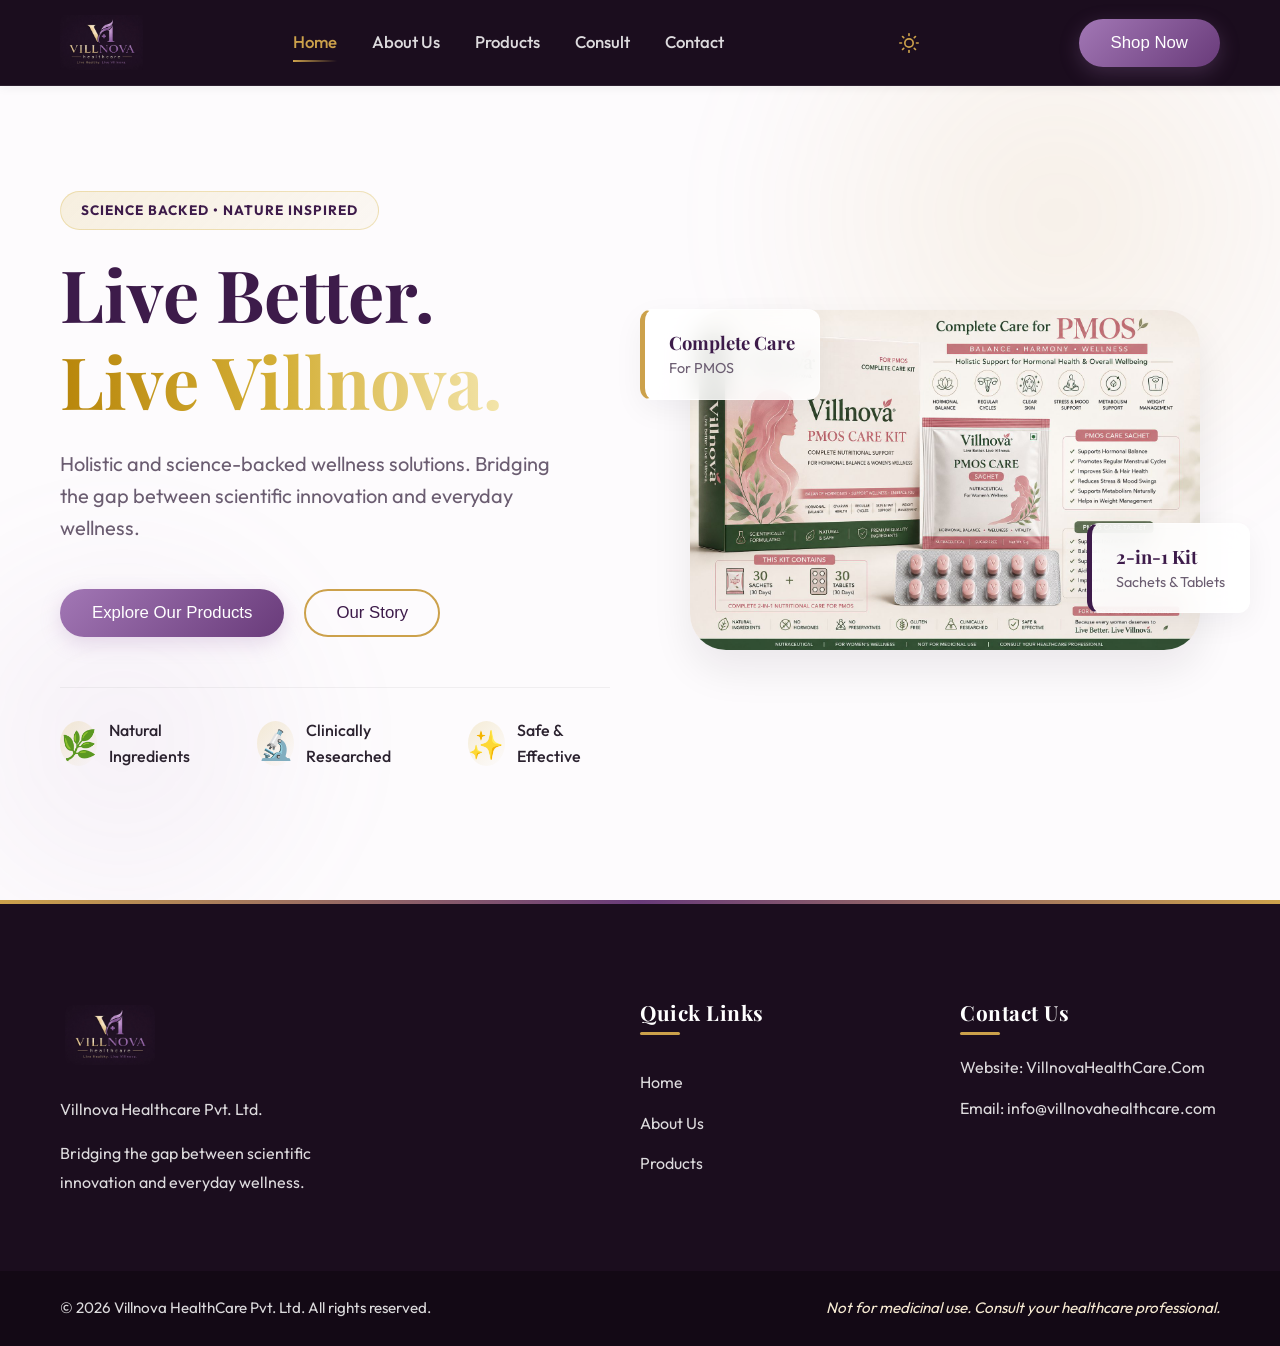
<file: index.html>
<!DOCTYPE html>
<html lang="en">
<head>
    <meta charset="UTF-8">
    <meta name="viewport" content="width=device-width, initial-scale=1.0">
    <title>Villnova Healthcare | Live Better, Live Villnova</title>
    <meta name="description" content="Villnova Healthcare offers science-backed, nature-inspired nutraceuticals for your holistic wellness.">
    <link rel="icon" href="company logo etc..jpeg" type="image/jpeg">
    <link rel="stylesheet" href="styles.css">
    <link rel="preconnect" href="https://fonts.googleapis.com">
    <link rel="preconnect" href="https://fonts.gstatic.com" crossorigin>
    <link href="https://fonts.googleapis.com/css2?family=Outfit:wght@300;400;500;600;700&family=Playfair+Display:ital,wght@0,500;0,600;0,700;1,500&display=swap" rel="stylesheet">
</head>
<body>
    <header class="navbar">
        <div class="container nav-container">
            <a href="index.html" class="logo-link">
                <img src="company logo etc..jpeg" alt="Villnova Healthcare Logo" class="logo">
            </a>
            <nav class="nav-links">
                <a href="index.html" class="active">Home</a>
                <a href="about.html">About Us</a>
                <a href="products.html">Products</a>
                <a href="consult.html">Consult</a>
                <a href="contact.html">Contact</a>
            </nav>
            <button class="theme-toggle" id="themeToggle" aria-label="Toggle Dark Mode">
                <svg class="sun-icon" xmlns="http://www.w3.org/2000/svg" width="20" height="20" viewBox="0 0 24 24" fill="none" stroke="currentColor" stroke-width="2" stroke-linecap="round" stroke-linejoin="round"><circle cx="12" cy="12" r="5"></circle><line x1="12" y1="1" x2="12" y2="3"></line><line x1="12" y1="21" x2="12" y2="23"></line><line x1="4.22" y1="4.22" x2="5.64" y2="5.64"></line><line x1="18.36" y1="18.36" x2="19.78" y2="19.78"></line><line x1="1" y1="12" x2="3" y2="12"></line><line x1="21" y1="12" x2="23" y2="12"></line><line x1="4.22" y1="19.78" x2="5.64" y2="18.36"></line><line x1="18.36" y1="5.64" x2="19.78" y2="4.22"></line></svg>
                <svg class="moon-icon" xmlns="http://www.w3.org/2000/svg" width="20" height="20" viewBox="0 0 24 24" fill="none" stroke="currentColor" stroke-width="2" stroke-linecap="round" stroke-linejoin="round"><path d="M21 12.79A9 9 0 1 1 11.21 3 7 7 0 0 0 21 12.79z"></path></svg>
            </button>
            <button class="btn-primary mobile-hidden" onclick="window.location.href='products.html'">Shop Now</button>
            <div class="mobile-menu-btn">
                <span></span>
                <span></span>
                <span></span>
            </div>
        </div>
    </header>

    <main>
        <!-- Hero Section -->
        <section id="home" class="hero">
            <div class="hero-bg-accent"></div>
            <div class="hero-bg-accent-2"></div>
            <div class="container hero-container">
                <div class="hero-content">
                    <span class="badge">Science Backed • Nature Inspired</span>
                    <h1 class="hero-title">Live Better. <br><span class="text-gold">Live Villnova.</span></h1>
                    <p class="hero-subtitle">Holistic and science-backed wellness solutions. Bridging the gap between scientific innovation and everyday wellness.</p>
                    <div class="hero-actions">
                        <button onclick="window.location.href='products.html'" class="btn-primary">Explore Our Products</button>
                        <button onclick="window.location.href='about.html'" class="btn-secondary">Our Story</button>
                    </div>
                    <div class="hero-features">
                        <div class="feature-item">
                            <div class="feature-icon">🌿</div>
                            <span>Natural Ingredients</span>
                        </div>
                        <div class="feature-item">
                            <div class="feature-icon">🔬</div>
                            <span>Clinically Researched</span>
                        </div>
                        <div class="feature-item">
                            <div class="feature-icon">✨</div>
                            <span>Safe & Effective</span>
                        </div>
                    </div>
                </div>
                <div class="hero-image-wrapper">
                    <img src="product image.jpeg" alt="Villnova PMOS Care Kit" class="hero-image">
                    <div class="floating-card floating-card-1">
                        <strong>Complete Care</strong>
                        <span>For PMOS</span>
                    </div>
                    <div class="floating-card floating-card-2">
                        <strong>2-in-1 Kit</strong>
                        <span>Sachets & Tablets</span>
                    </div>
                </div>
            </div>
        </section>
    </main>

    <footer class="footer">
        <div class="container footer-container">
            <div class="footer-brand">
                <img src="company logo etc..jpeg" alt="Villnova Healthcare" class="footer-logo">
                <p>Villnova Healthcare Pvt. Ltd.</p>
                <p>Bridging the gap between scientific innovation and everyday wellness.</p>
            </div>
            <div class="footer-links">
                <h4>Quick Links</h4>
                <a href="index.html">Home</a>
                <a href="about.html">About Us</a>
                <a href="products.html">Products</a>
            </div>
            <div class="footer-contact">
                <h4>Contact Us</h4>
                <p>Website: VillnovaHealthCare.Com</p>
                <p>Email: info@villnovahealthcare.com</p>
            </div>
        </div>
        <div class="footer-bottom">
            <div class="container">
                <p>&copy; 2026 Villnova HealthCare Pvt. Ltd. All rights reserved.</p>
                <p class="disclaimer">Not for medicinal use. Consult your healthcare professional.</p>
            </div>
        </div>
    </footer>

    <script src="script.js"></script>
</body>
</html>
</file>
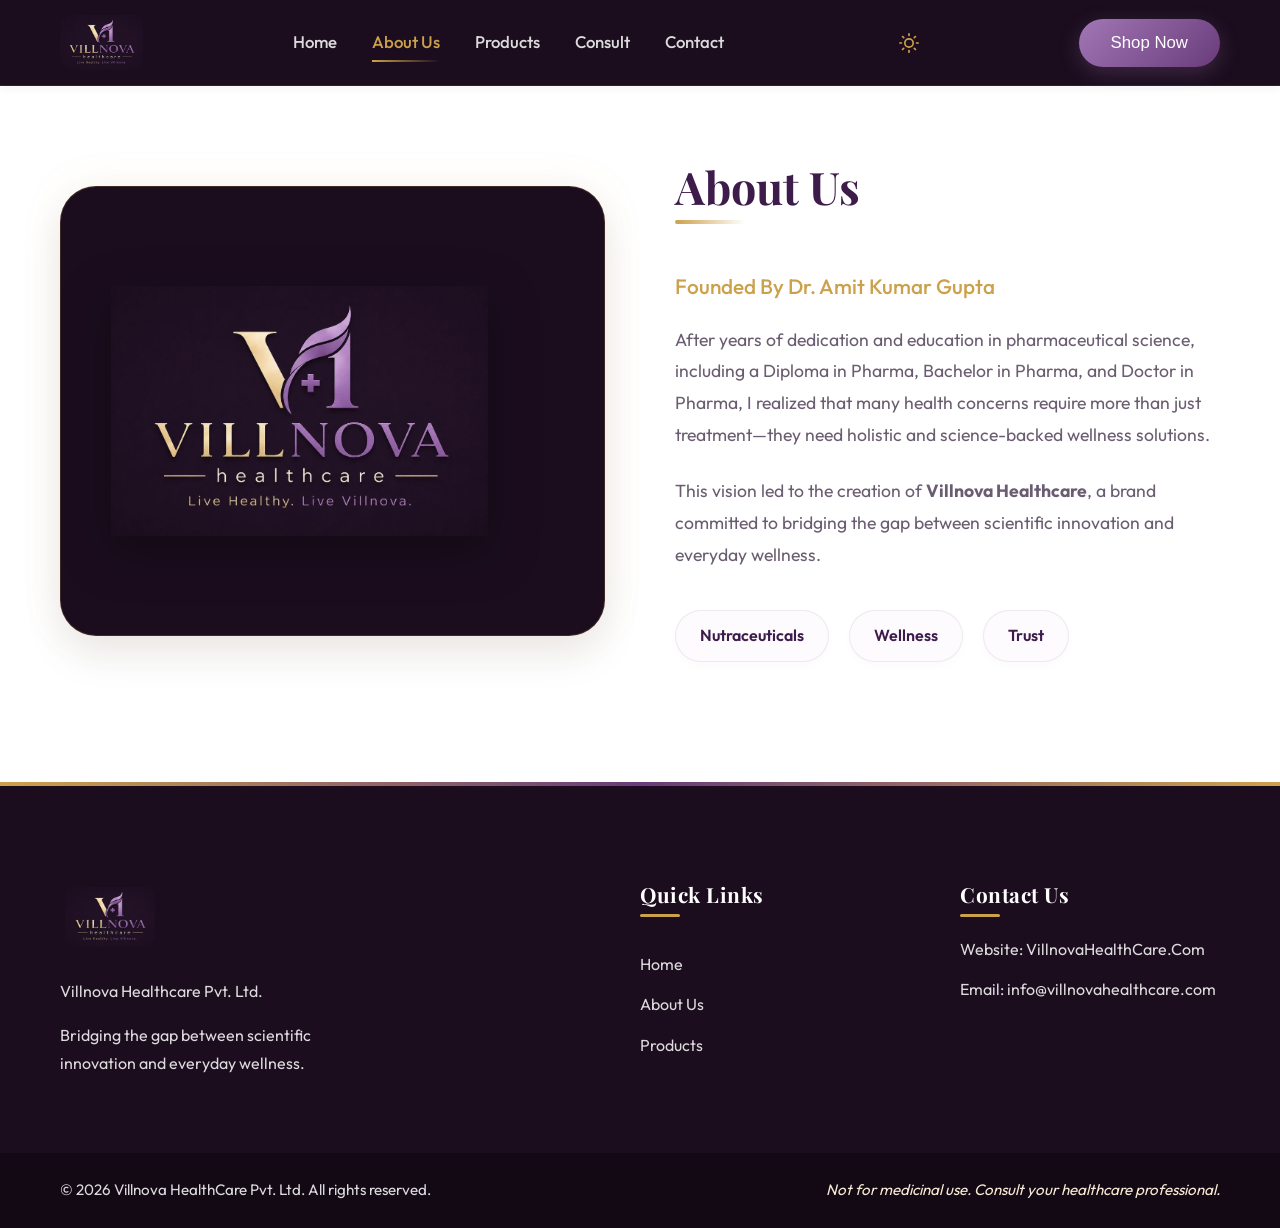
<file: about.html>
<!DOCTYPE html>
<html lang="en">
<head>
    <meta charset="UTF-8">
    <meta name="viewport" content="width=device-width, initial-scale=1.0">
    <title>About Us | Villnova Healthcare</title>
    <meta name="description" content="Villnova Healthcare offers science-backed, nature-inspired nutraceuticals for your holistic wellness.">
    <link rel="icon" href="company logo etc..jpeg" type="image/jpeg">
    <link rel="stylesheet" href="styles.css">
    <link rel="preconnect" href="https://fonts.googleapis.com">
    <link rel="preconnect" href="https://fonts.gstatic.com" crossorigin>
    <link href="https://fonts.googleapis.com/css2?family=Outfit:wght@300;400;500;600;700&family=Playfair+Display:ital,wght@0,500;0,600;0,700;1,500&display=swap" rel="stylesheet">
</head>
<body>
    <header class="navbar">
        <div class="container nav-container">
            <a href="index.html" class="logo-link">
                <img src="company logo etc..jpeg" alt="Villnova Healthcare Logo" class="logo">
            </a>
            <nav class="nav-links">
                <a href="index.html">Home</a>
                <a href="about.html" class="active">About Us</a>
                <a href="products.html">Products</a>
                <a href="consult.html">Consult</a>
                <a href="contact.html">Contact</a>
            </nav>
            <button class="theme-toggle" id="themeToggle" aria-label="Toggle Dark Mode">
                <svg class="sun-icon" xmlns="http://www.w3.org/2000/svg" width="20" height="20" viewBox="0 0 24 24" fill="none" stroke="currentColor" stroke-width="2" stroke-linecap="round" stroke-linejoin="round"><circle cx="12" cy="12" r="5"></circle><line x1="12" y1="1" x2="12" y2="3"></line><line x1="12" y1="21" x2="12" y2="23"></line><line x1="4.22" y1="4.22" x2="5.64" y2="5.64"></line><line x1="18.36" y1="18.36" x2="19.78" y2="19.78"></line><line x1="1" y1="12" x2="3" y2="12"></line><line x1="21" y1="12" x2="23" y2="12"></line><line x1="4.22" y1="19.78" x2="5.64" y2="18.36"></line><line x1="18.36" y1="5.64" x2="19.78" y2="4.22"></line></svg>
                <svg class="moon-icon" xmlns="http://www.w3.org/2000/svg" width="20" height="20" viewBox="0 0 24 24" fill="none" stroke="currentColor" stroke-width="2" stroke-linecap="round" stroke-linejoin="round"><path d="M21 12.79A9 9 0 1 1 11.21 3 7 7 0 0 0 21 12.79z"></path></svg>
            </button>
            <button class="btn-primary mobile-hidden" onclick="window.location.href='products.html'">Shop Now</button>
            <div class="mobile-menu-btn">
                <span></span>
                <span></span>
                <span></span>
            </div>
        </div>
    </header>

    <main>
        <!-- About Us Section -->
        <section id="about" class="about" style="padding-top: 160px; min-height: 80vh;">
            <div class="container about-container">
                <div class="about-image-wrapper">
                    <div class="about-image-placeholder">
                        <img src="company logo etc..jpeg" alt="Villnova Wellness" class="about-logo-overlay">
                    </div>
                </div>
                <div class="about-content">
                    <h2 class="section-title">About Us</h2>
                    <h3 class="about-founder">Founded By Dr. Amit Kumar Gupta</h3>
                    <p class="about-text">
                        After years of dedication and education in pharmaceutical science, including a Diploma in Pharma, Bachelor in Pharma, and Doctor in Pharma, I realized that many health concerns require more than just treatment—they need holistic and science-backed wellness solutions.
                    </p>
                    <p class="about-text">
                        This vision led to the creation of <strong>Villnova Healthcare</strong>, a brand committed to bridging the gap between scientific innovation and everyday wellness.
                    </p>
                    <div class="trust-marks">
                        <div class="trust-mark">Nutraceuticals</div>
                        <div class="trust-mark">Wellness</div>
                        <div class="trust-mark">Trust</div>
                    </div>
                </div>
            </div>
        </section>
    </main>

    <footer class="footer">
        <div class="container footer-container">
            <div class="footer-brand">
                <img src="company logo etc..jpeg" alt="Villnova Healthcare" class="footer-logo">
                <p>Villnova Healthcare Pvt. Ltd.</p>
                <p>Bridging the gap between scientific innovation and everyday wellness.</p>
            </div>
            <div class="footer-links">
                <h4>Quick Links</h4>
                <a href="index.html">Home</a>
                <a href="about.html">About Us</a>
                <a href="products.html">Products</a>
            </div>
            <div class="footer-contact">
                <h4>Contact Us</h4>
                <p>Website: VillnovaHealthCare.Com</p>
                <p>Email: info@villnovahealthcare.com</p>
            </div>
        </div>
        <div class="footer-bottom">
            <div class="container">
                <p>&copy; 2026 Villnova HealthCare Pvt. Ltd. All rights reserved.</p>
                <p class="disclaimer">Not for medicinal use. Consult your healthcare professional.</p>
            </div>
        </div>
    </footer>

    <script src="script.js"></script>
</body>
</html>
</file>
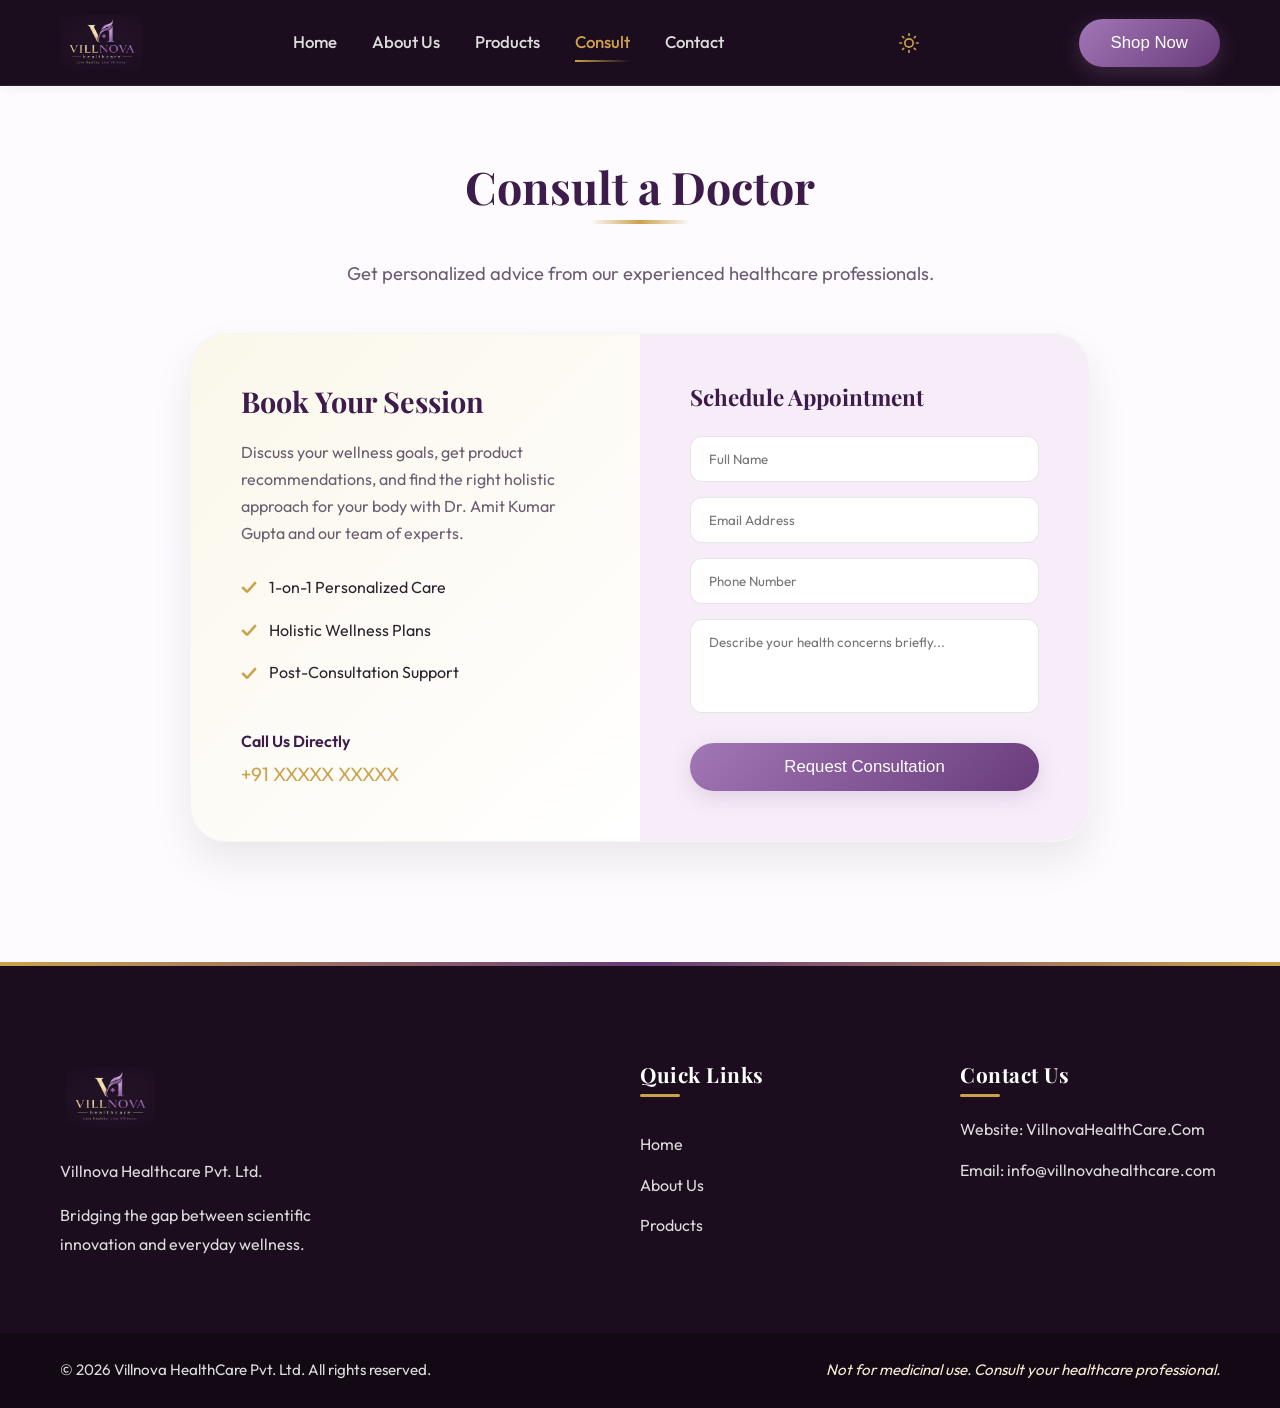
<file: consult.html>
<!DOCTYPE html>
<html lang="en">
<head>
    <meta charset="UTF-8">
    <meta name="viewport" content="width=device-width, initial-scale=1.0">
    <title>Doctor Consult | Villnova Healthcare</title>
    <meta name="description" content="Villnova Healthcare offers science-backed, nature-inspired nutraceuticals for your holistic wellness.">
    <link rel="icon" href="company logo etc..jpeg" type="image/jpeg">
    <link rel="stylesheet" href="styles.css">
    <link rel="preconnect" href="https://fonts.googleapis.com">
    <link rel="preconnect" href="https://fonts.gstatic.com" crossorigin>
    <link href="https://fonts.googleapis.com/css2?family=Outfit:wght@300;400;500;600;700&family=Playfair+Display:ital,wght@0,500;0,600;0,700;1,500&display=swap" rel="stylesheet">
</head>
<body>
    <header class="navbar">
        <div class="container nav-container">
            <a href="index.html" class="logo-link">
                <img src="company logo etc..jpeg" alt="Villnova Healthcare Logo" class="logo">
            </a>
            <nav class="nav-links">
                <a href="index.html">Home</a>
                <a href="about.html">About Us</a>
                <a href="products.html">Products</a>
                <a href="consult.html" class="active">Consult</a>
                <a href="contact.html">Contact</a>
            </nav>
            <button class="theme-toggle" id="themeToggle" aria-label="Toggle Dark Mode">
                <svg class="sun-icon" xmlns="http://www.w3.org/2000/svg" width="20" height="20" viewBox="0 0 24 24" fill="none" stroke="currentColor" stroke-width="2" stroke-linecap="round" stroke-linejoin="round"><circle cx="12" cy="12" r="5"></circle><line x1="12" y1="1" x2="12" y2="3"></line><line x1="12" y1="21" x2="12" y2="23"></line><line x1="4.22" y1="4.22" x2="5.64" y2="5.64"></line><line x1="18.36" y1="18.36" x2="19.78" y2="19.78"></line><line x1="1" y1="12" x2="3" y2="12"></line><line x1="21" y1="12" x2="23" y2="12"></line><line x1="4.22" y1="19.78" x2="5.64" y2="18.36"></line><line x1="18.36" y1="5.64" x2="19.78" y2="4.22"></line></svg>
                <svg class="moon-icon" xmlns="http://www.w3.org/2000/svg" width="20" height="20" viewBox="0 0 24 24" fill="none" stroke="currentColor" stroke-width="2" stroke-linecap="round" stroke-linejoin="round"><path d="M21 12.79A9 9 0 1 1 11.21 3 7 7 0 0 0 21 12.79z"></path></svg>
            </button>
            <button class="btn-primary mobile-hidden" onclick="window.location.href='products.html'">Shop Now</button>
            <div class="mobile-menu-btn">
                <span></span>
                <span></span>
                <span></span>
            </div>
        </div>
    </header>

    <main>
        <section class="consult-page" style="padding-top: 160px; padding-bottom: 80px; min-height: 80vh; background-color: var(--color-bg);">
            <div class="container">
                <div class="section-header text-center">
                    <h2 class="section-title">Consult a Doctor</h2>
                    <p class="section-subtitle">Get personalized advice from our experienced healthcare professionals.</p>
                </div>
                
                <div style="max-width: 900px; margin: 40px auto; background: var(--color-white); border-radius: var(--radius-lg); box-shadow: var(--shadow-lg); border: 1px solid rgba(0,0,0,0.04); overflow: hidden;">
                    <div style="display: grid; grid-template-columns: 1fr 1fr; align-items: stretch; gap: 0;">
                        <div style="padding: 50px; background: linear-gradient(135deg, rgba(212,175,55,0.1), transparent);">
                            <h3 style="color: var(--color-primary); font-family: var(--font-heading); font-size: 1.8rem; margin-bottom: 20px;">Book Your Session</h3>
                            <p style="color: var(--color-text-muted); margin-bottom: 25px; line-height: 1.7;">Discuss your wellness goals, get product recommendations, and find the right holistic approach for your body with Dr. Amit Kumar Gupta and our team of experts.</p>
                            <ul style="margin-bottom: 30px;">
                                <li style="margin-bottom: 12px; display: flex; align-items: center; color: var(--color-text-main);"><span style="color: var(--color-gold); margin-right: 12px; font-weight: bold; font-size: 1.2rem;">✓</span> 1-on-1 Personalized Care</li>
                                <li style="margin-bottom: 12px; display: flex; align-items: center; color: var(--color-text-main);"><span style="color: var(--color-gold); margin-right: 12px; font-weight: bold; font-size: 1.2rem;">✓</span> Holistic Wellness Plans</li>
                                <li style="margin-bottom: 12px; display: flex; align-items: center; color: var(--color-text-main);"><span style="color: var(--color-gold); margin-right: 12px; font-weight: bold; font-size: 1.2rem;">✓</span> Post-Consultation Support</li>
                            </ul>
                            <div style="margin-top: 40px;">
                                <p style="font-weight: 600; color: var(--color-primary); margin-bottom: 5px;">Call Us Directly</p>
                                <p style="font-size: 1.2rem; color: var(--color-gold);">+91 XXXXX XXXXX</p>
                            </div>
                        </div>
                        <div style="padding: 50px; background: var(--color-bg-alt);">
                            <h4 style="margin-bottom: 25px; font-size: 1.4rem; color: var(--color-primary);">Schedule Appointment</h4>
                            <form style="display: flex; flex-direction: column; gap: 15px;">
                                <input type="text" placeholder="Full Name" style="padding: 14px 18px; border: 1px solid rgba(0,0,0,0.1); border-radius: var(--radius-sm); outline: none; font-family: var(--font-body); width: 100%; transition: var(--transition);">
                                <input type="email" placeholder="Email Address" style="padding: 14px 18px; border: 1px solid rgba(0,0,0,0.1); border-radius: var(--radius-sm); outline: none; font-family: var(--font-body); width: 100%; transition: var(--transition);">
                                <input type="tel" placeholder="Phone Number" style="padding: 14px 18px; border: 1px solid rgba(0,0,0,0.1); border-radius: var(--radius-sm); outline: none; font-family: var(--font-body); width: 100%; transition: var(--transition);">
                                <textarea placeholder="Describe your health concerns briefly..." rows="4" style="padding: 14px 18px; border: 1px solid rgba(0,0,0,0.1); border-radius: var(--radius-sm); outline: none; font-family: var(--font-body); width: 100%; resize: none; transition: var(--transition);"></textarea>
                                <button type="button" class="btn-primary" style="margin-top: 15px; border: none; width: 100%;">Request Consultation</button>
                            </form>
                        </div>
                    </div>
                </div>
            </div>
        </section>
    </main>

    <footer class="footer">
        <div class="container footer-container">
            <div class="footer-brand">
                <img src="company logo etc..jpeg" alt="Villnova Healthcare" class="footer-logo">
                <p>Villnova Healthcare Pvt. Ltd.</p>
                <p>Bridging the gap between scientific innovation and everyday wellness.</p>
            </div>
            <div class="footer-links">
                <h4>Quick Links</h4>
                <a href="index.html">Home</a>
                <a href="about.html">About Us</a>
                <a href="products.html">Products</a>
            </div>
            <div class="footer-contact">
                <h4>Contact Us</h4>
                <p>Website: VillnovaHealthCare.Com</p>
                <p>Email: info@villnovahealthcare.com</p>
            </div>
        </div>
        <div class="footer-bottom">
            <div class="container">
                <p>&copy; 2026 Villnova HealthCare Pvt. Ltd. All rights reserved.</p>
                <p class="disclaimer">Not for medicinal use. Consult your healthcare professional.</p>
            </div>
        </div>
    </footer>

    <script src="script.js"></script>
</body>
</html>
</file>
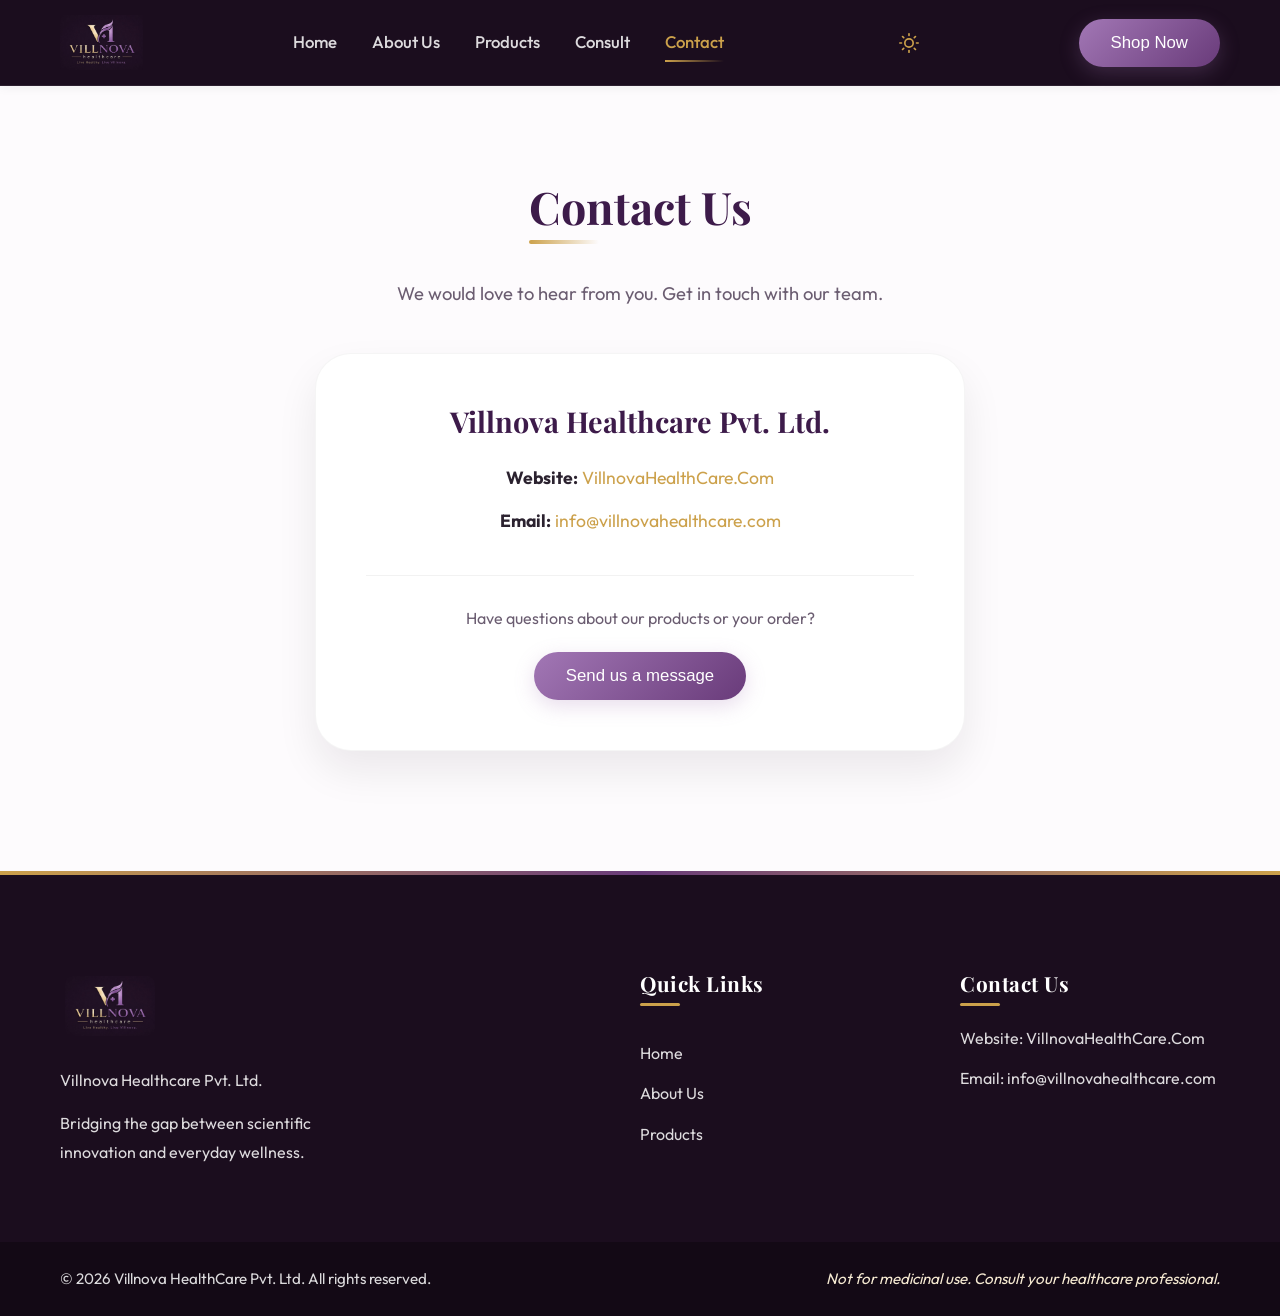
<file: contact.html>
<!DOCTYPE html>
<html lang="en">
<head>
    <meta charset="UTF-8">
    <meta name="viewport" content="width=device-width, initial-scale=1.0">
    <title>Contact Us | Villnova Healthcare</title>
    <meta name="description" content="Villnova Healthcare offers science-backed, nature-inspired nutraceuticals for your holistic wellness.">
    <link rel="icon" href="company logo etc..jpeg" type="image/jpeg">
    <link rel="stylesheet" href="styles.css">
    <link rel="preconnect" href="https://fonts.googleapis.com">
    <link rel="preconnect" href="https://fonts.gstatic.com" crossorigin>
    <link href="https://fonts.googleapis.com/css2?family=Outfit:wght@300;400;500;600;700&family=Playfair+Display:ital,wght@0,500;0,600;0,700;1,500&display=swap" rel="stylesheet">
</head>
<body>
    <header class="navbar">
        <div class="container nav-container">
            <a href="index.html" class="logo-link">
                <img src="company logo etc..jpeg" alt="Villnova Healthcare Logo" class="logo">
            </a>
            <nav class="nav-links">
                <a href="index.html">Home</a>
                <a href="about.html">About Us</a>
                <a href="products.html">Products</a>
                <a href="consult.html">Consult</a>
                <a href="contact.html" class="active">Contact</a>
            </nav>
            <button class="theme-toggle" id="themeToggle" aria-label="Toggle Dark Mode">
                <svg class="sun-icon" xmlns="http://www.w3.org/2000/svg" width="20" height="20" viewBox="0 0 24 24" fill="none" stroke="currentColor" stroke-width="2" stroke-linecap="round" stroke-linejoin="round"><circle cx="12" cy="12" r="5"></circle><line x1="12" y1="1" x2="12" y2="3"></line><line x1="12" y1="21" x2="12" y2="23"></line><line x1="4.22" y1="4.22" x2="5.64" y2="5.64"></line><line x1="18.36" y1="18.36" x2="19.78" y2="19.78"></line><line x1="1" y1="12" x2="3" y2="12"></line><line x1="21" y1="12" x2="23" y2="12"></line><line x1="4.22" y1="19.78" x2="5.64" y2="18.36"></line><line x1="18.36" y1="5.64" x2="19.78" y2="4.22"></line></svg>
                <svg class="moon-icon" xmlns="http://www.w3.org/2000/svg" width="20" height="20" viewBox="0 0 24 24" fill="none" stroke="currentColor" stroke-width="2" stroke-linecap="round" stroke-linejoin="round"><path d="M21 12.79A9 9 0 1 1 11.21 3 7 7 0 0 0 21 12.79z"></path></svg>
            </button>
            <button class="btn-primary mobile-hidden" onclick="window.location.href='products.html'">Shop Now</button>
            <div class="mobile-menu-btn">
                <span></span>
                <span></span>
                <span></span>
            </div>
        </div>
    </header>

    <main>
        <section class="contact-page" style="min-height: 80vh; padding-top: 180px; padding-bottom: 80px; text-align: center; background-color: var(--color-bg);">
           <div class="container">
               <h2 class="section-title">Contact Us</h2>
               <p class="section-subtitle">We would love to hear from you. Get in touch with our team.</p>
               
               <div style="max-width: 650px; margin: 40px auto; background: var(--color-white); padding: 50px; border-radius: var(--radius-lg); box-shadow: var(--shadow-lg); border: 1px solid rgba(0,0,0,0.04);">
                   <h3 style="margin-bottom: 25px; color: var(--color-primary); font-size: 1.8rem; font-family: var(--font-heading);">Villnova Healthcare Pvt. Ltd.</h3>
                   <p style="margin-bottom: 15px; font-size: 1.1rem; color: var(--color-text-main);"><strong>Website:</strong> <a href="#" style="color: var(--color-gold);">VillnovaHealthCare.Com</a></p>
                   <p style="margin-bottom: 25px; font-size: 1.1rem; color: var(--color-text-main);"><strong>Email:</strong> <a href="mailto:info@villnovahealthcare.com" style="color: var(--color-gold);">info@villnovahealthcare.com</a></p>
                   
                   <div style="margin-top: 40px; padding-top: 30px; border-top: 1px solid rgba(0,0,0,0.05);">
                       <p style="color: var(--color-text-muted); margin-bottom: 20px;">Have questions about our products or your order?</p>
                       <button class="btn-primary">Send us a message</button>
                   </div>
               </div>
           </div>
        </section>
    </main>

    <footer class="footer">
        <div class="container footer-container">
            <div class="footer-brand">
                <img src="company logo etc..jpeg" alt="Villnova Healthcare" class="footer-logo">
                <p>Villnova Healthcare Pvt. Ltd.</p>
                <p>Bridging the gap between scientific innovation and everyday wellness.</p>
            </div>
            <div class="footer-links">
                <h4>Quick Links</h4>
                <a href="index.html">Home</a>
                <a href="about.html">About Us</a>
                <a href="products.html">Products</a>
            </div>
            <div class="footer-contact">
                <h4>Contact Us</h4>
                <p>Website: VillnovaHealthCare.Com</p>
                <p>Email: info@villnovahealthcare.com</p>
            </div>
        </div>
        <div class="footer-bottom">
            <div class="container">
                <p>&copy; 2026 Villnova HealthCare Pvt. Ltd. All rights reserved.</p>
                <p class="disclaimer">Not for medicinal use. Consult your healthcare professional.</p>
            </div>
        </div>
    </footer>

    <script src="script.js"></script>
</body>
</html>
</file>
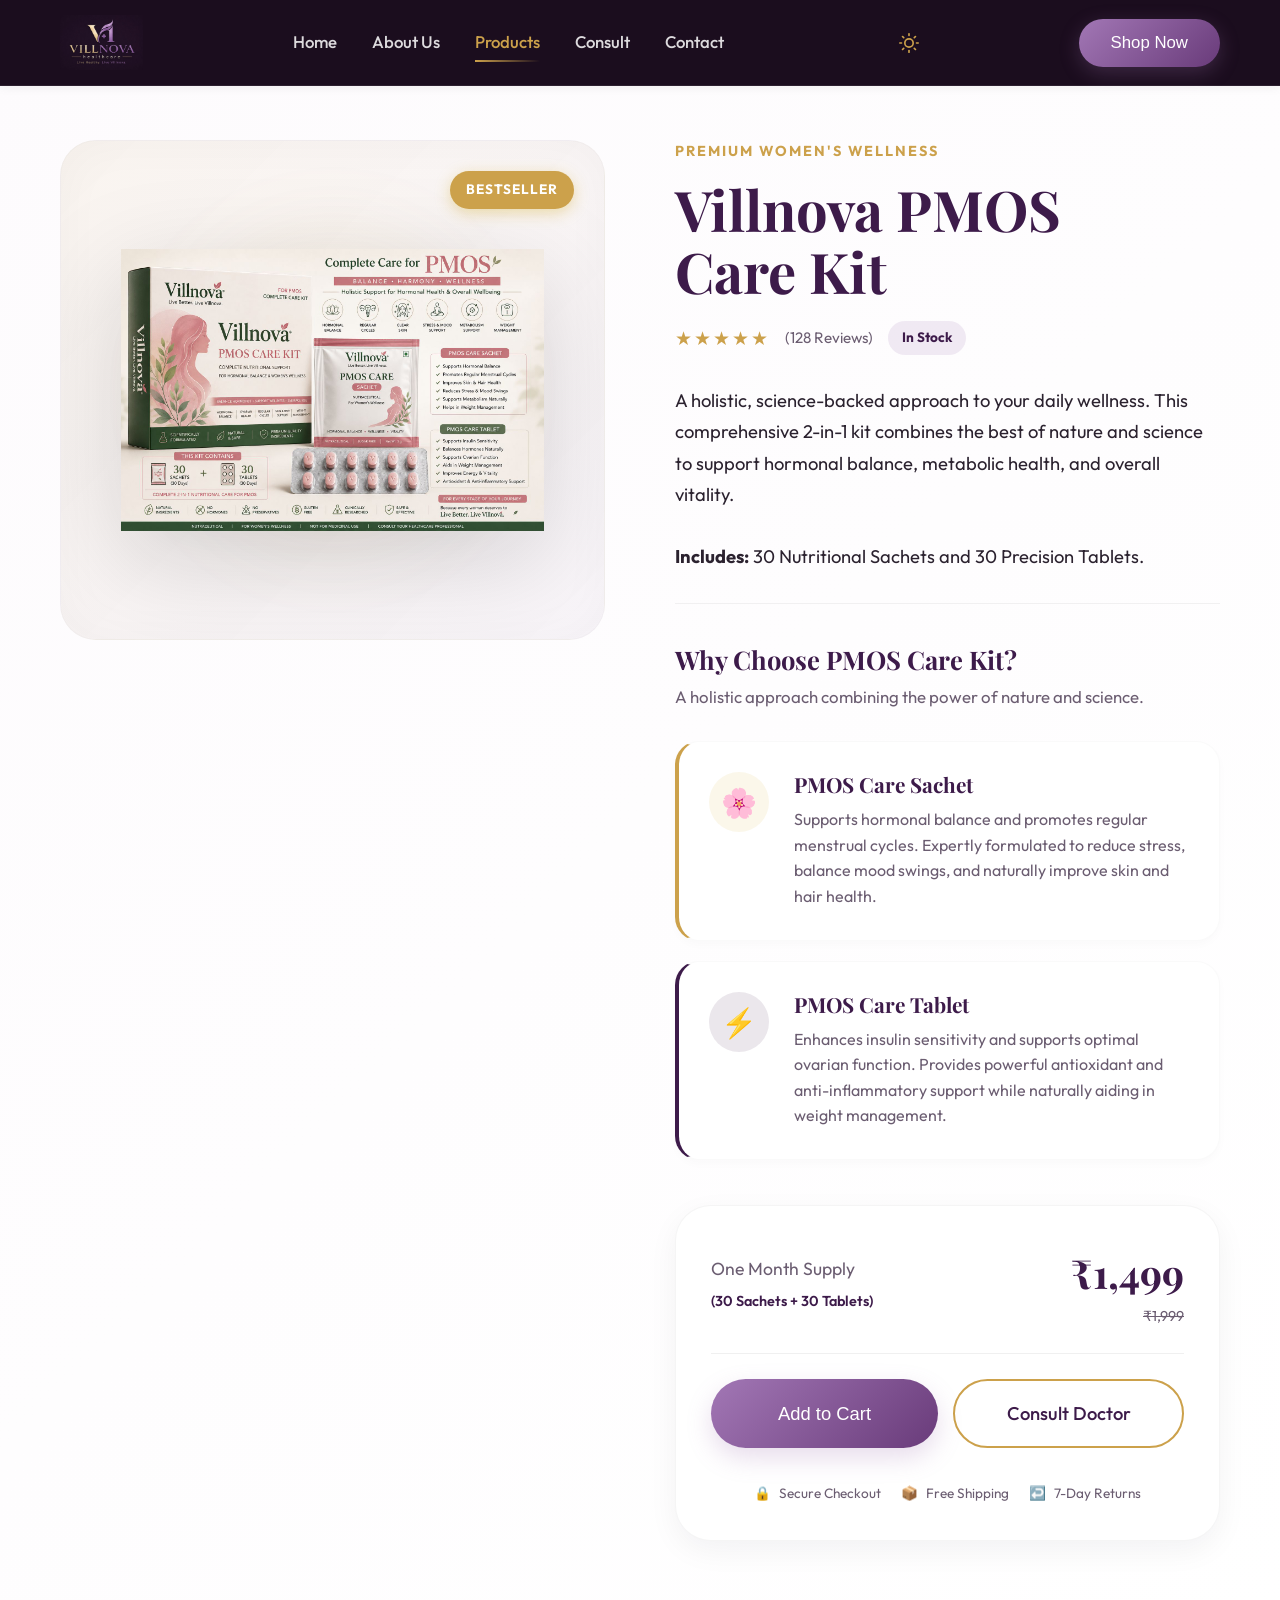
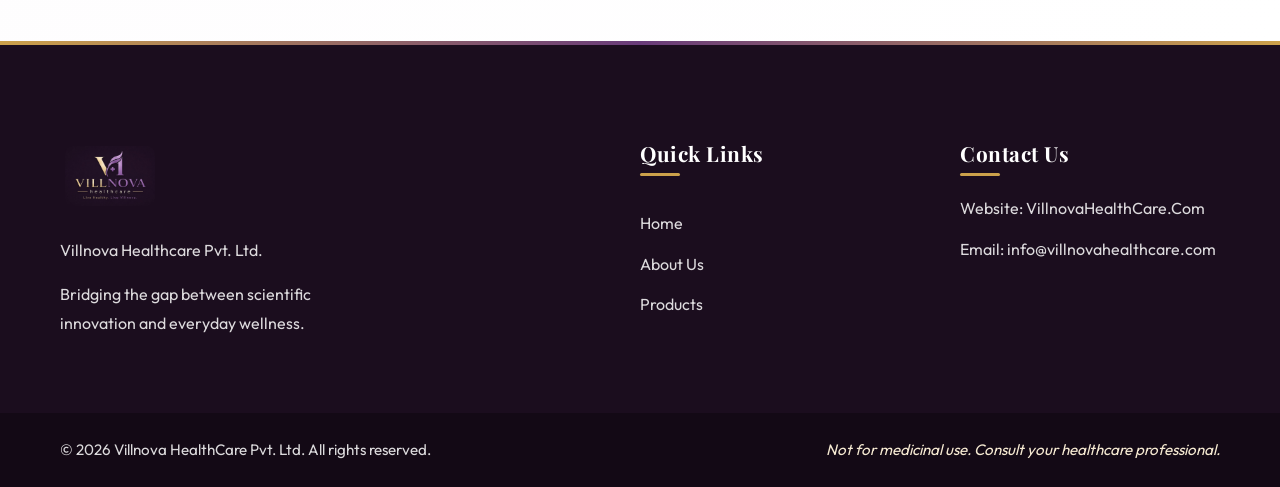
<file: product-detail.html>
<!DOCTYPE html>
<html lang="en">
<head>
    <meta charset="UTF-8">
    <meta name="viewport" content="width=device-width, initial-scale=1.0">
    <title>Villnova PMOS Care Kit | Villnova Healthcare</title>
    <meta name="description" content="Villnova Healthcare offers science-backed, nature-inspired nutraceuticals for your holistic wellness.">
    <link rel="icon" href="company logo etc..jpeg" type="image/jpeg">
    <link rel="stylesheet" href="styles.css">
    <link rel="preconnect" href="https://fonts.googleapis.com">
    <link rel="preconnect" href="https://fonts.gstatic.com" crossorigin>
    <link href="https://fonts.googleapis.com/css2?family=Outfit:wght@300;400;500;600;700&family=Playfair+Display:ital,wght@0,500;0,600;0,700;1,500&display=swap" rel="stylesheet">
    <style>
        @media (max-width: 992px) {
            .product-showcase-grid {
                grid-template-columns: 1fr !important;
            }
            .product-gallery {
                position: relative !important;
                top: 0 !important;
                margin-bottom: 30px;
            }
        }
        .feature-box:hover {
            transform: translateY(-5px);
            box-shadow: var(--shadow-md) !important;
        }
    </style>
</head>
<body>
    <header class="navbar">
        <div class="container nav-container">
            <a href="index.html" class="logo-link">
                <img src="company logo etc..jpeg" alt="Villnova Healthcare Logo" class="logo">
            </a>
            <nav class="nav-links">
                <a href="index.html">Home</a>
                <a href="about.html">About Us</a>
                <a href="products.html" class="active">Products</a>
                <a href="consult.html">Consult</a>
                <a href="contact.html">Contact</a>
            </nav>
            <button class="theme-toggle" id="themeToggle" aria-label="Toggle Dark Mode">
                <svg class="sun-icon" xmlns="http://www.w3.org/2000/svg" width="20" height="20" viewBox="0 0 24 24" fill="none" stroke="currentColor" stroke-width="2" stroke-linecap="round" stroke-linejoin="round"><circle cx="12" cy="12" r="5"></circle><line x1="12" y1="1" x2="12" y2="3"></line><line x1="12" y1="21" x2="12" y2="23"></line><line x1="4.22" y1="4.22" x2="5.64" y2="5.64"></line><line x1="18.36" y1="18.36" x2="19.78" y2="19.78"></line><line x1="1" y1="12" x2="3" y2="12"></line><line x1="21" y1="12" x2="23" y2="12"></line><line x1="4.22" y1="19.78" x2="5.64" y2="18.36"></line><line x1="18.36" y1="5.64" x2="19.78" y2="4.22"></line></svg>
                <svg class="moon-icon" xmlns="http://www.w3.org/2000/svg" width="20" height="20" viewBox="0 0 24 24" fill="none" stroke="currentColor" stroke-width="2" stroke-linecap="round" stroke-linejoin="round"><path d="M21 12.79A9 9 0 1 1 11.21 3 7 7 0 0 0 21 12.79z"></path></svg>
            </button>
            <button class="btn-primary mobile-hidden" onclick="window.location.href='products.html'">Shop Now</button>
            <div class="mobile-menu-btn">
                <span></span>
                <span></span>
                <span></span>
            </div>
        </div>
    </header>

    <main>
        <section class="product-showcase" style="padding-top: 140px; padding-bottom: 100px; background: linear-gradient(135deg, var(--color-bg) 0%, var(--color-white) 100%); min-height: 100vh;">
            <div class="container">
                <div class="product-showcase-grid" style="display: grid; grid-template-columns: 1fr 1fr; gap: 70px; align-items: start;">
                    
                    <!-- Left: Image Gallery / Presentation -->
                    <div class="product-gallery" style="position: sticky; top: 120px;">
                        <div style="background: linear-gradient(135deg, rgba(204,161,75,0.08) 0%, rgba(162,119,181,0.05) 100%); padding: 60px; border-radius: var(--radius-lg); box-shadow: inset 0 0 50px rgba(0,0,0,0.03); display: flex; justify-content: center; align-items: center; border: 1px solid rgba(0,0,0,0.04); position: relative; overflow: hidden; min-height: 500px;">
                            
                            <!-- Decorative background circle -->
                            <div style="position: absolute; width: 400px; height: 400px; background: radial-gradient(circle, rgba(212,175,55,0.15) 0%, transparent 70%); border-radius: 50%; z-index: 1; top: 50%; left: 50%; transform: translate(-50%, -50%); filter: blur(30px);"></div>
                            
                            <img src="product image.jpeg" alt="Villnova PMOS Care Kit" style="max-width: 100%; filter: drop-shadow(0 30px 50px rgba(0,0,0,0.15)); z-index: 2; transition: transform 0.5s ease;" onmouseover="this.style.transform='scale(1.05) translateY(-10px)';" onmouseout="this.style.transform='scale(1) translateY(0)';">
                            
                            <!-- Badge -->
                            <div style="position: absolute; top: 30px; right: 30px; background: var(--color-gold); color: white; padding: 8px 16px; border-radius: 30px; font-weight: bold; font-size: 0.85rem; letter-spacing: 1px; z-index: 3; box-shadow: 0 4px 15px rgba(212, 175, 55, 0.4);">BESTSELLER</div>
                        </div>
                    </div>

                    <!-- Right: Product Info -->
                    <div class="product-info-panel">
                        <div class="product-category" style="color: var(--color-gold); font-weight: 700; text-transform: uppercase; margin-bottom: 15px; letter-spacing: 2px; font-size: 0.9rem;">Premium Women's Wellness</div>
                        
                        <h1 style="font-family: var(--font-heading); font-size: 3.5rem; color: var(--color-primary); line-height: 1.1; margin-bottom: 20px;">Villnova PMOS<br>Care Kit</h1>
                        
                        <div style="display: flex; align-items: center; gap: 15px; margin-bottom: 30px;">
                            <div style="color: var(--color-gold); font-size: 1.2rem; letter-spacing: 2px;">★★★★★</div>
                            <span style="color: var(--color-text-muted); font-size: 0.95rem;">(128 Reviews)</span>
                            <span style="background: rgba(162, 119, 181, 0.15); color: var(--color-primary); padding: 6px 14px; border-radius: 20px; font-size: 0.85rem; font-weight: 700;">In Stock</span>
                        </div>
                        
                        <p style="font-size: 1.15rem; color: var(--color-text-main); line-height: 1.7; margin-bottom: 40px; padding-bottom: 30px; border-bottom: 1px solid rgba(0,0,0,0.05);">A holistic, science-backed approach to your daily wellness. This comprehensive 2-in-1 kit combines the best of nature and science to support hormonal balance, metabolic health, and overall vitality. <br><br><strong>Includes:</strong> 30 Nutritional Sachets and 30 Precision Tablets.</p>

                        <!-- Benefits / Features -->
                        <h3 style="font-size: 1.6rem; color: var(--color-primary); margin-bottom: 10px; font-family: var(--font-heading);">Why Choose PMOS Care Kit?</h3>
                        <p style="color: var(--color-text-muted); font-size: 1.05rem; margin-bottom: 30px;">A holistic approach combining the power of nature and science.</p>
                        
                        <div style="display: flex; flex-direction: column; gap: 20px; margin-bottom: 45px;">
                            <!-- Sachet Details -->
                            <div class="feature-box" style="background: var(--color-white); padding: 30px; border-radius: var(--radius-md); box-shadow: var(--shadow-sm); border-left: 4px solid var(--color-gold); display: flex; gap: 25px; align-items: flex-start; transition: var(--transition); border-top: 1px solid rgba(0,0,0,0.02); border-right: 1px solid rgba(0,0,0,0.02); border-bottom: 1px solid rgba(0,0,0,0.02);">
                                <div style="background: rgba(212,175,55,0.1); width: 60px; height: 60px; border-radius: 50%; display: flex; align-items: center; justify-content: center; font-size: 1.8rem; flex-shrink: 0; color: var(--color-gold);">🌸</div>
                                <div>
                                    <h4 style="font-size: 1.3rem; color: var(--color-primary); margin-bottom: 10px;">PMOS Care Sachet</h4>
                                    <p style="color: var(--color-text-muted); font-size: 1rem; line-height: 1.6;">Supports hormonal balance and promotes regular menstrual cycles. Expertly formulated to reduce stress, balance mood swings, and naturally improve skin and hair health.</p>
                                </div>
                            </div>

                            <!-- Tablet Details -->
                            <div class="feature-box" style="background: var(--color-white); padding: 30px; border-radius: var(--radius-md); box-shadow: var(--shadow-sm); border-left: 4px solid var(--color-primary); display: flex; gap: 25px; align-items: flex-start; transition: var(--transition); border-top: 1px solid rgba(0,0,0,0.02); border-right: 1px solid rgba(0,0,0,0.02); border-bottom: 1px solid rgba(0,0,0,0.02);">
                                <div style="background: rgba(61,27,74,0.1); width: 60px; height: 60px; border-radius: 50%; display: flex; align-items: center; justify-content: center; font-size: 1.8rem; flex-shrink: 0;">⚡</div>
                                <div>
                                    <h4 style="font-size: 1.3rem; color: var(--color-primary); margin-bottom: 10px;">PMOS Care Tablet</h4>
                                    <p style="color: var(--color-text-muted); font-size: 1rem; line-height: 1.6;">Enhances insulin sensitivity and supports optimal ovarian function. Provides powerful antioxidant and anti-inflammatory support while naturally aiding in weight management.</p>
                                </div>
                            </div>
                        </div>

                        <!-- Actions / Purchase Block -->
                        <div style="background: var(--color-white); padding: 35px; border-radius: var(--radius-lg); box-shadow: var(--shadow-md); display: flex; flex-direction: column; gap: 25px; border: 1px solid rgba(0,0,0,0.04);">
                            <div style="display: flex; justify-content: space-between; align-items: center; border-bottom: 1px solid rgba(0,0,0,0.06); padding-bottom: 25px;">
                                <div>
                                    <span style="font-size: 1.1rem; color: var(--color-text-muted); display: block; margin-bottom: 5px;">One Month Supply</span>
                                    <span style="font-size: 0.9rem; color: var(--color-primary); font-weight: 600;">(30 Sachets + 30 Tablets)</span>
                                </div>
                                <div style="text-align: right;">
                                    <span style="font-size: 2.5rem; color: var(--color-primary); font-family: var(--font-heading); font-weight: 700;">₹1,499</span>
                                    <span style="font-size: 0.9rem; color: var(--color-text-muted); display: block; text-decoration: line-through;">₹1,999</span>
                                </div>
                            </div>
                            
                            <div style="display: flex; gap: 15px; flex-wrap: wrap;">
                                <button class="btn-primary" style="flex: 1; font-size: 1.15rem; padding: 18px 30px; box-shadow: 0 10px 25px rgba(162, 119, 181, 0.25);">Add to Cart</button>
                                <a href="consult.html" class="btn-secondary" style="flex: 1; font-size: 1.15rem; padding: 18px 30px; display: flex; align-items: center; justify-content: center; text-align: center; border-width: 2px;">Consult Doctor</a>
                            </div>
                            
                            <div style="display: flex; justify-content: center; gap: 20px; margin-top: 10px;">
                                <div style="display: flex; align-items: center; gap: 8px; font-size: 0.85rem; color: var(--color-text-muted);">
                                    <span style="color: var(--color-primary);">🔒</span> Secure Checkout
                                </div>
                                <div style="display: flex; align-items: center; gap: 8px; font-size: 0.85rem; color: var(--color-text-muted);">
                                    <span style="color: var(--color-primary);">📦</span> Free Shipping
                                </div>
                                <div style="display: flex; align-items: center; gap: 8px; font-size: 0.85rem; color: var(--color-text-muted);">
                                    <span style="color: var(--color-primary);">↩️</span> 7-Day Returns
                                </div>
                            </div>
                        </div>

                    </div>
                </div>
            </div>
        </section>
    </main>

    <footer class="footer">
        <div class="container footer-container">
            <div class="footer-brand">
                <img src="company logo etc..jpeg" alt="Villnova Healthcare" class="footer-logo">
                <p>Villnova Healthcare Pvt. Ltd.</p>
                <p>Bridging the gap between scientific innovation and everyday wellness.</p>
            </div>
            <div class="footer-links">
                <h4>Quick Links</h4>
                <a href="index.html">Home</a>
                <a href="about.html">About Us</a>
                <a href="products.html">Products</a>
            </div>
            <div class="footer-contact">
                <h4>Contact Us</h4>
                <p>Website: VillnovaHealthCare.Com</p>
                <p>Email: info@villnovahealthcare.com</p>
            </div>
        </div>
        <div class="footer-bottom">
            <div class="container">
                <p>&copy; 2026 Villnova HealthCare Pvt. Ltd. All rights reserved.</p>
                <p class="disclaimer">Not for medicinal use. Consult your healthcare professional.</p>
            </div>
        </div>
    </footer>

    <script src="script.js"></script>
</body>
</html>
</file>
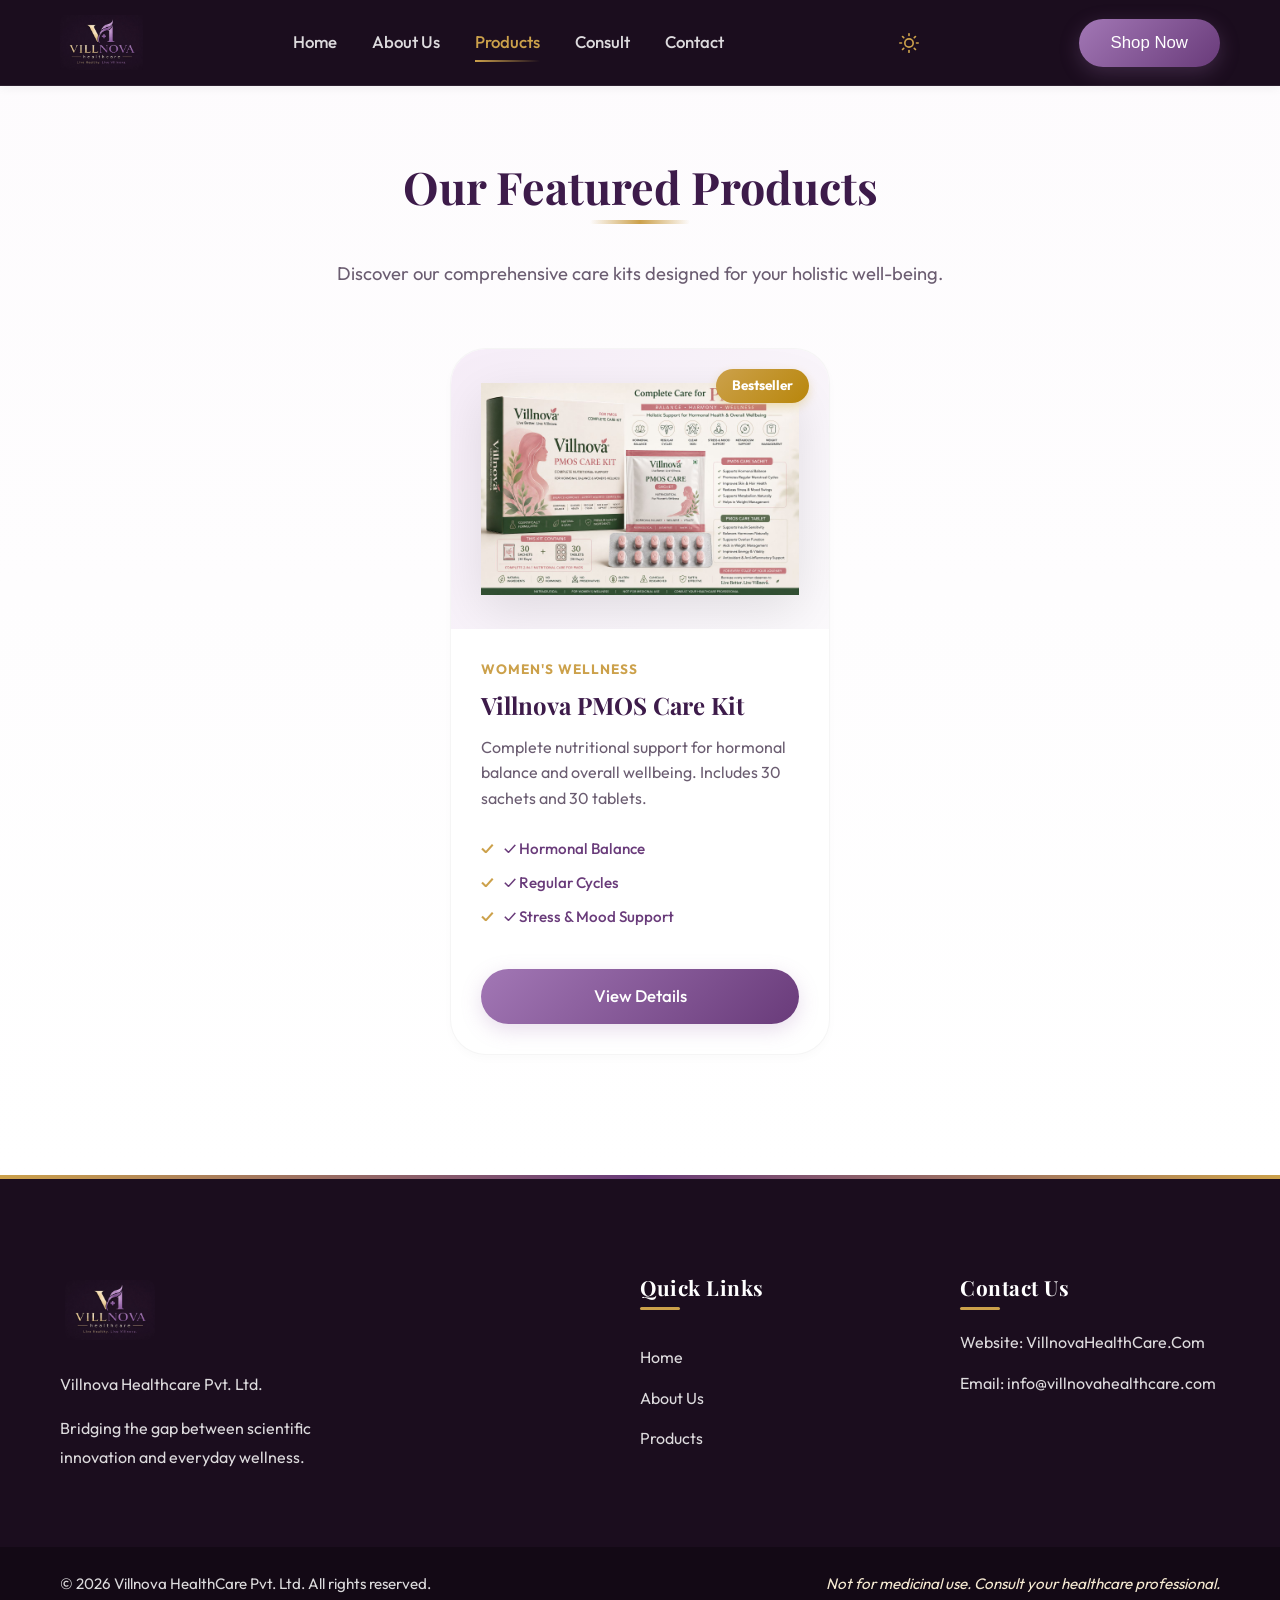
<file: products.html>
<!DOCTYPE html>
<html lang="en">
<head>
    <meta charset="UTF-8">
    <meta name="viewport" content="width=device-width, initial-scale=1.0">
    <title>Products | Villnova Healthcare</title>
    <meta name="description" content="Villnova Healthcare offers science-backed, nature-inspired nutraceuticals for your holistic wellness.">
    <link rel="icon" href="company logo etc..jpeg" type="image/jpeg">
    <link rel="stylesheet" href="styles.css">
    <link rel="preconnect" href="https://fonts.googleapis.com">
    <link rel="preconnect" href="https://fonts.gstatic.com" crossorigin>
    <link href="https://fonts.googleapis.com/css2?family=Outfit:wght@300;400;500;600;700&family=Playfair+Display:ital,wght@0,500;0,600;0,700;1,500&display=swap" rel="stylesheet">
</head>
<body>
    <header class="navbar">
        <div class="container nav-container">
            <a href="index.html" class="logo-link">
                <img src="company logo etc..jpeg" alt="Villnova Healthcare Logo" class="logo">
            </a>
            <nav class="nav-links">
                <a href="index.html">Home</a>
                <a href="about.html">About Us</a>
                <a href="products.html" class="active">Products</a>
                <a href="consult.html">Consult</a>
                <a href="contact.html">Contact</a>
            </nav>
            <button class="theme-toggle" id="themeToggle" aria-label="Toggle Dark Mode">
                <svg class="sun-icon" xmlns="http://www.w3.org/2000/svg" width="20" height="20" viewBox="0 0 24 24" fill="none" stroke="currentColor" stroke-width="2" stroke-linecap="round" stroke-linejoin="round"><circle cx="12" cy="12" r="5"></circle><line x1="12" y1="1" x2="12" y2="3"></line><line x1="12" y1="21" x2="12" y2="23"></line><line x1="4.22" y1="4.22" x2="5.64" y2="5.64"></line><line x1="18.36" y1="18.36" x2="19.78" y2="19.78"></line><line x1="1" y1="12" x2="3" y2="12"></line><line x1="21" y1="12" x2="23" y2="12"></line><line x1="4.22" y1="19.78" x2="5.64" y2="18.36"></line><line x1="18.36" y1="5.64" x2="19.78" y2="4.22"></line></svg>
                <svg class="moon-icon" xmlns="http://www.w3.org/2000/svg" width="20" height="20" viewBox="0 0 24 24" fill="none" stroke="currentColor" stroke-width="2" stroke-linecap="round" stroke-linejoin="round"><path d="M21 12.79A9 9 0 1 1 11.21 3 7 7 0 0 0 21 12.79z"></path></svg>
            </button>
            <button class="btn-primary mobile-hidden" onclick="window.location.href='products.html'">Shop Now</button>
            <div class="mobile-menu-btn">
                <span></span>
                <span></span>
                <span></span>
            </div>
        </div>
    </header>

    <main>
        <!-- Products Section -->
        <section id="products" class="products" style="padding-top: 160px; min-height: 80vh;">
            <div class="container">
                <div class="section-header text-center">
                    <h2 class="section-title">Our Featured Products</h2>
                    <p class="section-subtitle">Discover our comprehensive care kits designed for your holistic well-being.</p>
                </div>
                
                <div class="products-grid">
                    <!-- Product 1 -->
                    <div class="product-card">
                        <div class="product-image-container">
                            <img src="product image.jpeg" alt="Villnova PMOS Care Kit" class="product-image">
                            <span class="product-badge">Bestseller</span>
                        </div>
                        <div class="product-details">
                            <div class="product-category">Women's Wellness</div>
                            <h3 class="product-title">Villnova PMOS Care Kit</h3>
                            <p class="product-description">Complete nutritional support for hormonal balance and overall wellbeing. Includes 30 sachets and 30 tablets.</p>
                            <ul class="product-benefits">
                                <li>✓ Hormonal Balance</li>
                                <li>✓ Regular Cycles</li>
                                <li>✓ Stress & Mood Support</li>
                            </ul>
                            <a href="product-detail.html" class="btn-primary w-100" style="display:block; text-align:center;">View Details</a>
                        </div>
                    </div>
                </div>
            </div>
        </section>
    </main>

    <footer class="footer">
        <div class="container footer-container">
            <div class="footer-brand">
                <img src="company logo etc..jpeg" alt="Villnova Healthcare" class="footer-logo">
                <p>Villnova Healthcare Pvt. Ltd.</p>
                <p>Bridging the gap between scientific innovation and everyday wellness.</p>
            </div>
            <div class="footer-links">
                <h4>Quick Links</h4>
                <a href="index.html">Home</a>
                <a href="about.html">About Us</a>
                <a href="products.html">Products</a>
            </div>
            <div class="footer-contact">
                <h4>Contact Us</h4>
                <p>Website: VillnovaHealthCare.Com</p>
                <p>Email: info@villnovahealthcare.com</p>
            </div>
        </div>
        <div class="footer-bottom">
            <div class="container">
                <p>&copy; 2026 Villnova HealthCare Pvt. Ltd. All rights reserved.</p>
                <p class="disclaimer">Not for medicinal use. Consult your healthcare professional.</p>
            </div>
        </div>
    </footer>

    <script src="script.js"></script>
</body>
</html>
</file>
<file: styles.css>
/* Base Variables & Reset */
:root {
    --color-primary: #3d1b4a; /* Deep Plum/Aubergine */
    --color-primary-light: #693b7a; /* Medium Plum */
    --color-gold: #cca14b; /* Elegant gold from logo */
    --color-gold-light: #f7ebd3; /* Cream gold */
    --color-purple: #a277b5; /* Elegant lavender from logo */
    --color-purple-light: #f3edf7; /* Light lavender-white */
    --color-bg: #fdfbfd; /* Pearl white with lavender tint */
    --color-bg-alt: #f6edf8; /* Soft lavender-grey */
    --color-text-main: #2b222f; /* Very dark plum-grey for text */
    --color-text-muted: #6b5d71; /* Medium plum-grey */
    --color-white: #ffffff;
    
    --font-heading: 'Playfair Display', serif;
    --font-body: 'Outfit', sans-serif;
    
    --shadow-sm: 0 4px 10px rgba(27, 13, 30, 0.02);
    --shadow-md: 0 10px 30px rgba(27, 13, 30, 0.05);
    --shadow-lg: 0 20px 40px rgba(27, 13, 30, 0.08);
    --shadow-gold: 0 10px 30px rgba(204, 161, 75, 0.15);
    --shadow-purple: 0 10px 30px rgba(162, 119, 181, 0.15);
    
    --transition: all 0.4s cubic-bezier(0.16, 1, 0.3, 1);
    --radius-sm: 12px;
    --radius-md: 24px;
    --radius-lg: 36px;
}

[data-theme="dark"] {
    --color-primary: #cba3e4; /* Bright Lavender/Violet */
    --color-primary-light: #dfc2f2;
    --color-gold: #e5c57f; /* Warm gold */
    --color-gold-light: #ffecc6;
    --color-purple: #c19ae0;
    --color-purple-light: #3d1b4a;
    --color-bg: #110614; /* Extremely deep aubergine */
    --color-bg-alt: #1b0d1e; /* Deep aubergine matching logo background */
    --color-text-main: #f6f3f8; /* Soft lavender white */
    --color-text-muted: #aa9eb1; /* Lavender grey */
    --color-white: #1b0d1e; /* Deep aubergine as dark white */
    
    --shadow-sm: 0 4px 15px rgba(0,0,0,0.5);
    --shadow-md: 0 10px 30px rgba(0,0,0,0.6);
    --shadow-lg: 0 20px 40px rgba(0,0,0,0.7);
    --shadow-gold: 0 10px 30px rgba(223, 186, 107, 0.1);
    --shadow-purple: 0 10px 30px rgba(162, 119, 181, 0.1);
}

[data-theme="dark"] h1, 
[data-theme="dark"] h2, 
[data-theme="dark"] h3, 
[data-theme="dark"] h4, 
[data-theme="dark"] h5, 
[data-theme="dark"] h6 {
    color: var(--color-text-main); /* Premium off-white headings in dark mode */
}

* {
    margin: 0;
    padding: 0;
    box-sizing: border-box;
}

html {
    scroll-behavior: smooth;
}

body {
    font-family: var(--font-body);
    color: var(--color-text-main);
    background-color: var(--color-bg);
    line-height: 1.6;
    overflow-x: hidden;
}

h1, h2, h3, h4, h5, h6 {
    font-family: var(--font-heading);
    color: var(--color-primary);
    line-height: 1.2;
}

a {
    text-decoration: none;
    color: inherit;
}

ul {
    list-style: none;
}

img {
    max-width: 100%;
    height: auto;
    display: block;
}

.container {
    width: 100%;
    max-width: 1200px;
    margin: 0 auto;
    padding: 0 20px;
}

.text-gold { color: var(--color-gold); }
.text-center { text-align: center; }
.w-100 { width: 100%; }
.bg-light { background-color: var(--color-bg-alt); }
.shadow-lg { box-shadow: var(--shadow-lg); }
.rounded-image { border-radius: var(--radius-md); overflow: hidden; }

/* Buttons */
.btn-primary {
    display: inline-block;
    background: linear-gradient(135deg, var(--color-purple) 0%, var(--color-primary-light) 100%);
    color: #ffffff; /* Always white text on primary button */
    padding: 14px 32px;
    border-radius: 50px;
    font-weight: 500;
    font-size: 1.05rem;
    border: none;
    cursor: pointer;
    transition: var(--transition);
    text-align: center;
    box-shadow: 0 6px 20px rgba(162, 119, 181, 0.25);
    position: relative;
    overflow: hidden;
    z-index: 1;
}

.btn-primary::before {
    content: '';
    position: absolute;
    top: 0; left: 0; width: 100%; height: 100%;
    background: linear-gradient(135deg, var(--color-primary-light) 0%, var(--color-purple) 100%);
    z-index: -1;
    transition: var(--transition);
    opacity: 0;
}

.btn-primary:hover::before {
    opacity: 1;
}

.btn-primary:hover {
    transform: translateY(-3px);
    box-shadow: 0 10px 25px rgba(162, 119, 181, 0.35);
}

[data-theme="dark"] .btn-secondary {
    color: var(--color-text-main);
}

.btn-secondary {
    display: inline-block;
    background-color: transparent;
    color: var(--color-primary);
    padding: 12px 30px;
    border-radius: 50px;
    font-weight: 500;
    font-size: 1.05rem;
    border: 2px solid var(--color-gold);
    cursor: pointer;
    transition: var(--transition);
    text-align: center;
}

.btn-secondary:hover {
    background-color: var(--color-gold);
    color: var(--color-white);
    box-shadow: var(--shadow-gold);
    transform: translateY(-3px);
}

.badge {
    display: inline-block;
    background: linear-gradient(135deg, rgba(212, 175, 55, 0.15) 0%, rgba(212, 175, 55, 0.05) 100%);
    color: var(--color-primary);
    padding: 8px 20px;
    border-radius: 50px;
    font-size: 0.85rem;
    font-weight: 700;
    letter-spacing: 1px;
    text-transform: uppercase;
    margin-bottom: 20px;
    border: 1px solid rgba(212, 175, 55, 0.3);
}

/* Navbar */
.navbar {
    background-color: #1b0d1e; /* Match logo background exactly */
    border-bottom: 1px solid rgba(255, 255, 255, 0.08);
    position: fixed;
    top: 0;
    left: 0;
    width: 100%;
    z-index: 1000;
    box-shadow: 0 2px 10px rgba(0, 0, 0, 0.15);
    transition: var(--transition);
}

.nav-container {
    display: flex;
    justify-content: space-between;
    align-items: center;
    height: 85px;
}

.logo {
    height: 55px;
    object-fit: contain;
}

.nav-links {
    display: flex;
    gap: 35px;
}

.nav-links a {
    color: rgba(255, 255, 255, 0.85); /* White/light links on dark navbar */
    font-weight: 500;
    font-size: 1.05rem;
    position: relative;
    transition: var(--transition);
}

.nav-links a::after {
    content: '';
    position: absolute;
    bottom: -6px;
    left: 0;
    width: 0;
    height: 2px;
    background: linear-gradient(90deg, var(--color-gold), transparent);
    transition: var(--transition);
}

.nav-links a:hover::after,
.nav-links a.active::after {
    width: 100%;
}

.nav-links a:hover {
    color: var(--color-gold);
}

.nav-links a.active {
    color: var(--color-gold);
}

.mobile-menu-btn {
    display: none;
    flex-direction: column;
    gap: 6px;
    cursor: pointer;
}

.mobile-menu-btn span {
    display: block;
    width: 25px;
    height: 2px;
    background-color: var(--color-gold); /* Gold for high contrast */
    transition: var(--transition);
}

/* Theme Toggle */
.theme-toggle {
    background: transparent;
    border: none;
    color: var(--color-gold);
    cursor: pointer;
    display: flex;
    align-items: center;
    justify-content: center;
    width: 40px;
    height: 40px;
    border-radius: 50%;
    transition: var(--transition);
    margin-left: 15px;
}

.theme-toggle:hover {
    background: rgba(255, 255, 255, 0.08);
}

.theme-toggle .moon-icon {
    display: none;
}

[data-theme="dark"] .theme-toggle .sun-icon {
    display: none;
}

[data-theme="dark"] .theme-toggle .moon-icon {
    display: block;
}

/* Hero Section */
.hero {
    position: relative;
    padding-top: 140px;
    padding-bottom: 80px;
    min-height: 100vh;
    display: flex;
    align-items: center;
    overflow: hidden;
}

.hero-bg-accent {
    position: absolute;
    top: -15%;
    right: -10%;
    width: 700px;
    height: 700px;
    background: radial-gradient(circle, rgba(204,161,75,0.12) 0%, rgba(253,251,253,0) 70%);
    border-radius: 50%;
    z-index: -1;
    filter: blur(40px);
}
.hero-bg-accent-2 {
    position: absolute;
    bottom: -10%;
    left: -10%;
    width: 500px;
    height: 500px;
    background: radial-gradient(circle, rgba(162,119,181,0.08) 0%, rgba(253,251,253,0) 70%);
    border-radius: 50%;
    z-index: -1;
    filter: blur(40px);
}

[data-theme="dark"] .hero-bg-accent {
    background: radial-gradient(circle, rgba(223, 186, 107, 0.08) 0%, rgba(17, 6, 20, 0) 70%);
}

[data-theme="dark"] .hero-bg-accent-2 {
    background: radial-gradient(circle, rgba(162, 119, 181, 0.08) 0%, rgba(17, 6, 20, 0) 70%);
}

.hero-container {
    display: grid;
    grid-template-columns: 1fr 1fr;
    gap: 60px;
    align-items: center;
    position: relative;
}

.hero-title {
    font-size: 4.5rem;
    margin-bottom: 25px;
    animation: fadeInUp 1s ease-out;
}

.text-gold {
    background: linear-gradient(to right, #b8860b, #d4af37, #f3e5ab);
    -webkit-background-clip: text;
    background-clip: text;
    color: transparent;
    display: inline-block;
}

.hero-subtitle {
    font-size: 1.25rem;
    color: var(--color-text-muted);
    margin-bottom: 45px;
    max-width: 520px;
    animation: fadeInUp 1s ease-out 0.2s backwards;
}

.hero-actions {
    display: flex;
    gap: 20px;
    margin-bottom: 50px;
    animation: fadeInUp 1s ease-out 0.4s backwards;
}

.hero-features {
    display: flex;
    gap: 35px;
    border-top: 1px solid rgba(0,0,0,0.05);
    padding-top: 30px;
    animation: fadeInUp 1s ease-out 0.6s backwards;
}

.feature-item {
    display: flex;
    align-items: center;
    gap: 12px;
    font-weight: 500;
    font-size: 1rem;
}

.feature-icon {
    font-size: 1.8rem;
    background: linear-gradient(135deg, rgba(212,175,55,0.2), transparent);
    width: 45px;
    height: 45px;
    display: flex;
    align-items: center;
    justify-content: center;
    border-radius: 50%;
}

.hero-image-wrapper {
    position: relative;
    padding: 20px;
    animation: fadeInRight 1s ease-out 0.4s backwards;
}

.hero-image {
    border-radius: var(--radius-lg);
    box-shadow: var(--shadow-lg);
    animation: float 8s ease-in-out infinite;
    transform-origin: center;
    width: 100%;
}

@keyframes float {
    0% { transform: translateY(0px); }
    50% { transform: translateY(-20px); }
    100% { transform: translateY(0px); }
}

@keyframes fadeInUp {
    from { opacity: 0; transform: translateY(30px); }
    to { opacity: 1; transform: translateY(0); }
}

@keyframes fadeInRight {
    from { opacity: 0; transform: translateX(40px); }
    to { opacity: 1; transform: translateX(0); }
}

.floating-card {
    position: absolute;
    background: rgba(255, 255, 255, 0.85);
    backdrop-filter: blur(12px);
    -webkit-backdrop-filter: blur(12px);
    border: 1px solid rgba(255, 255, 255, 0.4);
    padding: 18px 24px;
    border-radius: var(--radius-sm);
    box-shadow: var(--shadow-md);
    display: flex;
    flex-direction: column;
    z-index: 2;
    border-left: 5px solid var(--color-gold);
    transition: var(--transition);
}

.floating-card:hover {
    transform: translateY(-5px) scale(1.02);
    box-shadow: var(--shadow-lg);
}

.floating-card strong {
    color: var(--color-primary);
    font-size: 1.15rem;
    font-family: var(--font-heading);
}

.floating-card span {
    font-size: 0.9rem;
    color: var(--color-text-muted);
}

.floating-card-1 {
    top: 5%;
    left: -30px;
    animation: float 6s ease-in-out infinite reverse;
}

.floating-card-2 {
    bottom: 15%;
    right: -30px;
    border-left-color: var(--color-primary);
    animation: float 9s ease-in-out infinite;
}

/* About Section */
.about {
    padding: 120px 0;
    background-color: var(--color-white);
    position: relative;
}

.about-container {
    display: grid;
    grid-template-columns: 1fr 1fr;
    gap: 70px;
    align-items: center;
}

.section-title {
    font-size: 2.8rem;
    margin-bottom: 25px;
    position: relative;
    display: inline-block;
}

.section-title::after {
    content: '';
    position: absolute;
    bottom: -10px;
    left: 0;
    width: 70px;
    height: 4px;
    background: linear-gradient(90deg, var(--color-gold), transparent);
    border-radius: 2px;
}

.text-center .section-title::after {
    left: 50%;
    transform: translateX(-50%);
    background: linear-gradient(90deg, transparent, var(--color-gold), transparent);
    width: 100px;
}

.section-subtitle {
    font-size: 1.15rem;
    color: var(--color-text-muted);
    margin-top: 20px;
    margin-bottom: 45px;
}

.about-founder {
    font-family: var(--font-body);
    color: var(--color-gold);
    font-size: 1.3rem;
    margin-bottom: 25px;
    margin-top: 35px;
    font-weight: 500;
}

.about-text {
    margin-bottom: 25px;
    font-size: 1.1rem;
    color: var(--color-text-muted);
    line-height: 1.8;
}

.about-image-wrapper {
    position: relative;
    border-radius: var(--radius-lg);
    overflow: hidden;
    background: #1b0d1e; /* Deep aubergine matching logo background */
    padding: 50px;
    display: flex;
    justify-content: center;
    align-items: center;
    min-height: 450px;
    box-shadow: var(--shadow-lg), 0 0 40px rgba(204, 161, 75, 0.1);
    border: 1px solid rgba(204, 161, 75, 0.2);
}

.about-logo-overlay {
    max-width: 85%;
    filter: drop-shadow(0 15px 25px rgba(0,0,0,0.3));
    transition: var(--transition);
}

.about-image-wrapper:hover .about-logo-overlay {
    transform: scale(1.05);
}

.trust-marks {
    display: flex;
    gap: 20px;
    margin-top: 40px;
}

.trust-mark {
    background-color: var(--color-bg);
    padding: 12px 24px;
    border-radius: 50px;
    font-weight: 600;
    color: var(--color-primary);
    border: 1px solid rgba(61, 27, 74, 0.08);
    box-shadow: var(--shadow-sm);
    transition: var(--transition);
}

.trust-mark:hover {
    transform: translateY(-5px);
    box-shadow: var(--shadow-md);
    border-color: var(--color-gold);
}

/* Products Section */
.products {
    padding: 120px 0;
    background: linear-gradient(to bottom, var(--color-bg) 0%, var(--color-white) 100%);
}

.products-grid {
    display: flex;
    flex-wrap: wrap;
    justify-content: center;
    gap: 40px;
    margin-top: 60px;
}

.product-card {
    background: var(--color-white);
    border-radius: var(--radius-lg);
    overflow: hidden;
    box-shadow: var(--shadow-sm);
    transition: var(--transition);
    border: 1px solid rgba(0,0,0,0.04);
    display: flex;
    flex-direction: column;
    width: 100%;
    max-width: 380px;
}

.product-card:hover {
    box-shadow: var(--shadow-lg);
    transform: translateY(-15px);
    border-color: rgba(204, 161, 75, 0.25);
}

.product-image-container {
    position: relative;
    padding: 30px;
    background: linear-gradient(135deg, var(--color-bg-alt) 0%, rgba(162, 119, 181, 0.04) 100%);
    height: 280px;
    display: flex;
    align-items: center;
    justify-content: center;
    overflow: hidden;
}

.product-image {
    max-height: 100%;
    object-fit: contain;
    transition: transform 0.6s cubic-bezier(0.16, 1, 0.3, 1);
    filter: drop-shadow(0 15px 25px rgba(0,0,0,0.1));
}

.product-card:hover .product-image {
    transform: scale(1.1) rotate(2deg);
}

.product-badge {
    position: absolute;
    top: 20px;
    right: 20px;
    background: linear-gradient(135deg, var(--color-gold) 0%, #b8860b 100%);
    color: white;
    padding: 6px 16px;
    border-radius: 20px;
    font-size: 0.85rem;
    font-weight: 700;
    box-shadow: 0 4px 10px rgba(212, 175, 55, 0.3);
}

.product-details {
    padding: 30px;
    flex-grow: 1;
    display: flex;
    flex-direction: column;
}

.product-category {
    font-size: 0.85rem;
    color: var(--color-gold);
    text-transform: uppercase;
    font-weight: 700;
    letter-spacing: 1px;
    margin-bottom: 10px;
}

.product-title {
    font-size: 1.5rem;
    margin-bottom: 15px;
    font-family: var(--font-heading);
}

.product-description {
    color: var(--color-text-muted);
    font-size: 1rem;
    margin-bottom: 25px;
    line-height: 1.6;
}

.product-benefits {
    margin-bottom: 30px;
    flex-grow: 1;
}

.product-benefits li {
    font-size: 0.95rem;
    margin-bottom: 10px;
    color: var(--color-primary-light);
    font-weight: 500;
    display: flex;
    align-items: center;
}

.product-benefits li::before {
    content: '✓';
    color: var(--color-gold);
    margin-right: 10px;
    font-weight: bold;
}

/* Modal Styles */
.modal {
    display: none;
    position: fixed;
    top: 0;
    left: 0;
    width: 100%;
    height: 100%;
    z-index: 2000;
    background-color: rgba(27, 13, 30, 0.6);
    backdrop-filter: blur(10px);
    -webkit-backdrop-filter: blur(10px);
    opacity: 0;
    transition: opacity 0.4s ease;
    overflow-y: auto;
    padding: 40px 20px;
}

.modal.show {
    display: flex;
    opacity: 1;
    align-items: center;
    justify-content: center;
}

.modal-content {
    background-color: var(--color-bg);
    border-radius: var(--radius-lg);
    width: 100%;
    max-width: 1100px;
    position: relative;
    transform: translateY(40px) scale(0.95);
    transition: all 0.5s cubic-bezier(0.16, 1, 0.3, 1);
    box-shadow: 0 30px 60px rgba(0,0,0,0.2);
    margin: auto;
    border: 1px solid rgba(255,255,255,0.5);
}

.modal.show .modal-content {
    transform: translateY(0) scale(1);
}

.close-modal {
    position: absolute;
    top: 25px;
    right: 25px;
    font-size: 28px;
    color: var(--color-text-main);
    background: rgba(255,255,255,0.9);
    border: none;
    cursor: pointer;
    z-index: 10;
    transition: var(--transition);
    width: 45px;
    height: 45px;
    border-radius: 50%;
    display: flex;
    align-items: center;
    justify-content: center;
    box-shadow: var(--shadow-md);
}

.close-modal:hover {
    color: var(--color-white);
    background: var(--color-primary);
    transform: rotate(90deg);
}

.modal-body {
    padding: 0;
}

.deep-dive-container {
    display: grid;
    grid-template-columns: 1fr 1fr;
    gap: 60px;
    align-items: center;
    padding: 50px;
}

.benefit-tabs {
    display: flex;
    flex-direction: column;
    gap: 25px;
    margin-top: 40px;
}

.benefit-card {
    background: var(--color-white);
    padding: 30px;
    border-radius: var(--radius-md);
    box-shadow: var(--shadow-sm);
    border-left: 5px solid var(--color-gold);
    transition: var(--transition);
    position: relative;
    overflow: hidden;
}

.benefit-card::before {
    content: '';
    position: absolute;
    top: 0; left: 0; width: 100%; height: 100%;
    background: linear-gradient(90deg, rgba(212,175,55,0.05), transparent);
    opacity: 0;
    transition: var(--transition);
}

.benefit-card:hover::before {
    opacity: 1;
}

.benefit-card:hover {
    transform: translateX(10px);
    box-shadow: var(--shadow-md);
    border-left-color: var(--color-primary);
}

.benefit-card h4 {
    font-size: 1.3rem;
    margin-bottom: 8px;
    position: relative;
    z-index: 1;
}

.benefit-card p {
    color: var(--color-gold);
    font-size: 0.95rem;
    font-weight: 700;
    margin-bottom: 20px;
    position: relative;
    z-index: 1;
}

.benefit-card ul {
    display: grid;
    grid-template-columns: 1fr 1fr;
    gap: 12px;
    position: relative;
    z-index: 1;
}

.benefit-card ul li {
    position: relative;
    padding-left: 20px;
    font-size: 0.95rem;
    color: var(--color-text-muted);
}

.benefit-card ul li::before {
    content: '•';
    color: var(--color-primary);
    position: absolute;
    left: 0;
    font-weight: bold;
    font-size: 1.2rem;
    line-height: 1;
}

.deep-dive-image img {
    border-radius: var(--radius-lg);
    box-shadow: var(--shadow-lg);
    transition: transform 0.5s ease;
}

.deep-dive-image:hover img {
    transform: scale(1.03);
}


/* Footer */
.footer {
    background-color: #1b0d1e; /* Always match logo background */
    color: rgba(255,255,255,0.85);
    padding-top: 100px;
    position: relative;
    overflow: hidden;
}

.footer::before {
    content: '';
    position: absolute;
    top: 0; left: 0; width: 100%; height: 4px;
    background: linear-gradient(90deg, var(--color-gold), var(--color-primary-light), var(--color-gold));
}

.footer-container {
    display: grid;
    grid-template-columns: 2fr 1fr 1fr;
    gap: 60px;
    margin-bottom: 60px;
}

.footer-logo {
    height: 70px;
    margin-bottom: 25px;
    border-radius: var(--radius-sm);
    padding: 5px;
}

.footer-brand p {
    margin-bottom: 15px;
    max-width: 320px;
    line-height: 1.8;
}

.footer h4 {
    color: var(--color-white);
    font-family: var(--font-heading);
    font-size: 1.3rem;
    margin-bottom: 30px;
    position: relative;
    letter-spacing: 0.5px;
}

.footer h4::after {
    content: '';
    position: absolute;
    bottom: -10px;
    left: 0;
    width: 40px;
    height: 3px;
    background-color: var(--color-gold);
    border-radius: 2px;
}

.footer-links {
    display: flex;
    flex-direction: column;
    gap: 15px;
}

.footer-links a {
    transition: var(--transition);
    display: inline-block;
}

.footer-links a:hover {
    color: var(--color-gold);
    transform: translateX(8px);
}

.footer-contact p {
    margin-bottom: 15px;
}

.footer-bottom {
    background-color: rgba(0,0,0,0.3);
    padding: 25px 0;
    text-align: center;
    font-size: 0.95rem;
}

.footer-bottom .container {
    display: flex;
    justify-content: space-between;
    align-items: center;
}

.disclaimer {
    color: var(--color-gold-light);
    font-style: italic;
}

/* Scroll Reveal Classes */
.reveal-element {
    opacity: 0;
    transform: translateY(30px);
    transition: all 0.8s cubic-bezier(0.16, 1, 0.3, 1);
}
.reveal-element.in-view {
    opacity: 1;
    transform: translateY(0);
}

/* Responsive Design */
@media (max-width: 1024px) {
    .deep-dive-container {
        grid-template-columns: 1fr;
        gap: 40px;
        padding: 40px;
    }
    .deep-dive-image {
        order: -1;
        text-align: center;
    }
    .deep-dive-image img {
        max-width: 80%;
        margin: 0 auto;
    }
}

@media (max-width: 992px) {
    .hero-container, .about-container {
        grid-template-columns: 1fr;
    }
    
    .hero-title {
        font-size: 3.5rem;
    }
    
    .hero-image-wrapper {
        order: -1;
        margin-bottom: 40px;
    }
    
    .floating-card-1 {
        left: 0;
    }
    
    .floating-card-2 {
        right: 0;
    }
    
    .footer-container {
        grid-template-columns: 1fr 1fr;
    }
}

@media (max-width: 768px) {
    .mobile-hidden {
        display: none;
    }
    
    .mobile-menu-btn {
        display: flex;
    }
    
    .nav-links {
        position: fixed;
        top: 85px;
        left: -100%;
        width: 100%;
        height: calc(100vh - 85px);
        background-color: rgba(27, 13, 30, 0.98); /* Deep aubergine matching header */
        backdrop-filter: blur(20px);
        flex-direction: column;
        align-items: center;
        justify-content: center;
        gap: 40px;
        transition: var(--transition);
        box-shadow: inset 0 10px 20px rgba(0,0,0,0.15);
    }
    
    .nav-links.active {
        left: 0;
    }
    
    .nav-links a {
        font-size: 1.5rem;
    }
    
    .hero-title {
        font-size: 2.8rem;
    }
    
    .hero-features {
        flex-direction: column;
        gap: 20px;
    }
    
    .footer-container {
        grid-template-columns: 1fr;
    }
    
    .footer-bottom .container {
        flex-direction: column;
        gap: 15px;
    }
    
    .benefit-card ul {
        grid-template-columns: 1fr;
    }
    
    .modal-content {
        margin: 20px;
        width: auto;
    }
    
    .deep-dive-container {
        padding: 30px 20px;
    }
    
    .deep-dive-image img {
        max-width: 100%;
    }
}
</file>
